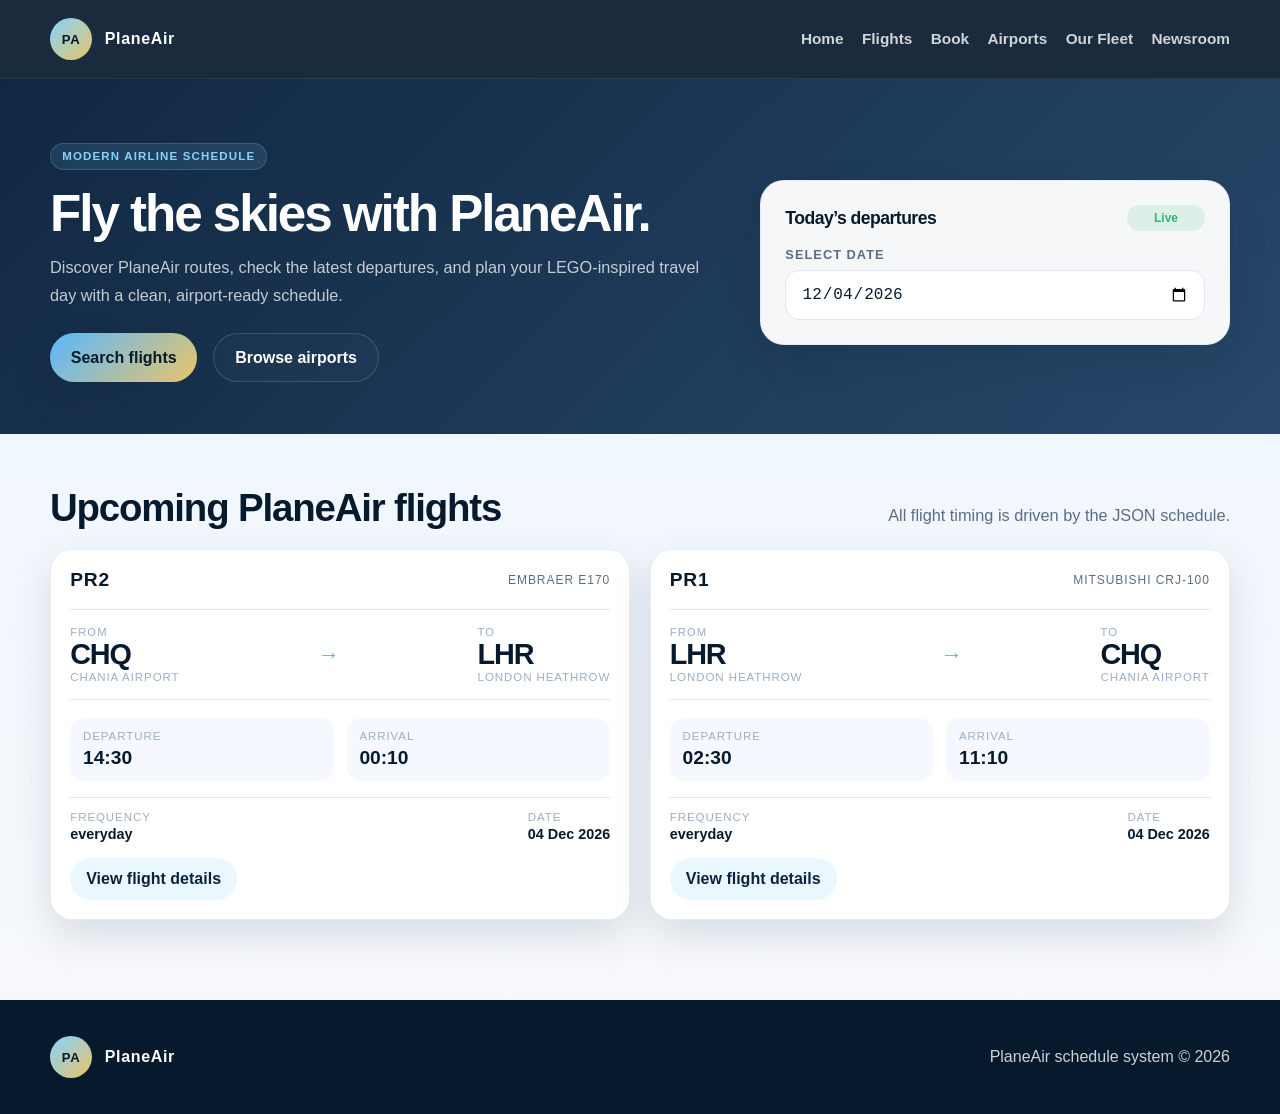
<file: index.html>
<!DOCTYPE html>
<html lang="en">
  <head>
    <meta charset="UTF-8" />
    <meta name="viewport" content="width=device-width, initial-scale=1.0" />
    <title>PlaneAir | Flight Schedule</title>
    <meta
      name="description"
      content="PlaneAir offers a LEGO-inspired airline schedule for travellers planning flights between CHQ and KAP."
    />
    <link rel="stylesheet" href="styles.css" />
    <script defer src="script.js"></script>
  </head>
  <body data-page="home">
    <header class="site-header">
      <div class="header-inner">
        <a href="index.html" class="brand" aria-label="PlaneAir home">
          <span class="brand-mark">PA</span>
          <span>PlaneAir</span>
        </a>
        <nav class="nav" aria-label="Main navigation">
          <a href="index.html">Home</a>
          <a href="flights.html">Flights</a>
          <a href="booking.html">Book</a>
          <a href="airports.html">Airports</a>
          <a href="fleet.html">Our Fleet</a>
          <a href="newsroom.html">Newsroom</a>
        </nav>
      </div>
    </header>

    <main>
      <section class="page-hero">
        <div class="container page-hero-inner">
          <div class="hero-copy">
            <span class="eyebrow">Modern airline schedule</span>
            <h1>Fly the skies with PlaneAir.</h1>
            <p>
              Discover PlaneAir routes, check the latest departures, and plan your LEGO-inspired travel day with a clean,
              airport-ready schedule.
            </p>
            <div class="hero-actions">
              <a href="flights.html" class="primary-btn">Search flights</a>
              <a href="airports.html" class="secondary-btn">Browse airports</a>
            </div>
          </div>

          <div class="hero-panel" aria-label="Quick flight lookup">
            <div class="panel-heading">
              <h2>Today’s departures</h2>
              <span class="badge">Live</span>
            </div>

            <div class="search-grid">
              <div class="form-field">
                <label for="home-date">Select date</label>
                <input id="home-date" data-home-date type="date" />
              </div>
            </div>
            <div class="status-banner" data-status-banner aria-live="polite"></div>
          </div>
        </div>
      </section>

      <div class="container main-content">
        <section class="section">
          <div class="section-header">
            <h2>Upcoming PlaneAir flights</h2>
            <p class="section-copy">All flight timing is driven by the JSON schedule.</p>
          </div>
          <div class="results-grid" data-home-summary></div>
        </section>
      </div>
    </main>

    <footer class="site-footer">
      <div class="footer-inner">
        <div class="brand" aria-label="PlaneAir footer brand">
          <span class="brand-mark">PA</span>
          <span>PlaneAir</span>
        </div>
        <p>PlaneAir schedule system © 2026</p>
      </div>
    </footer>
  </body>
</html>
</file>
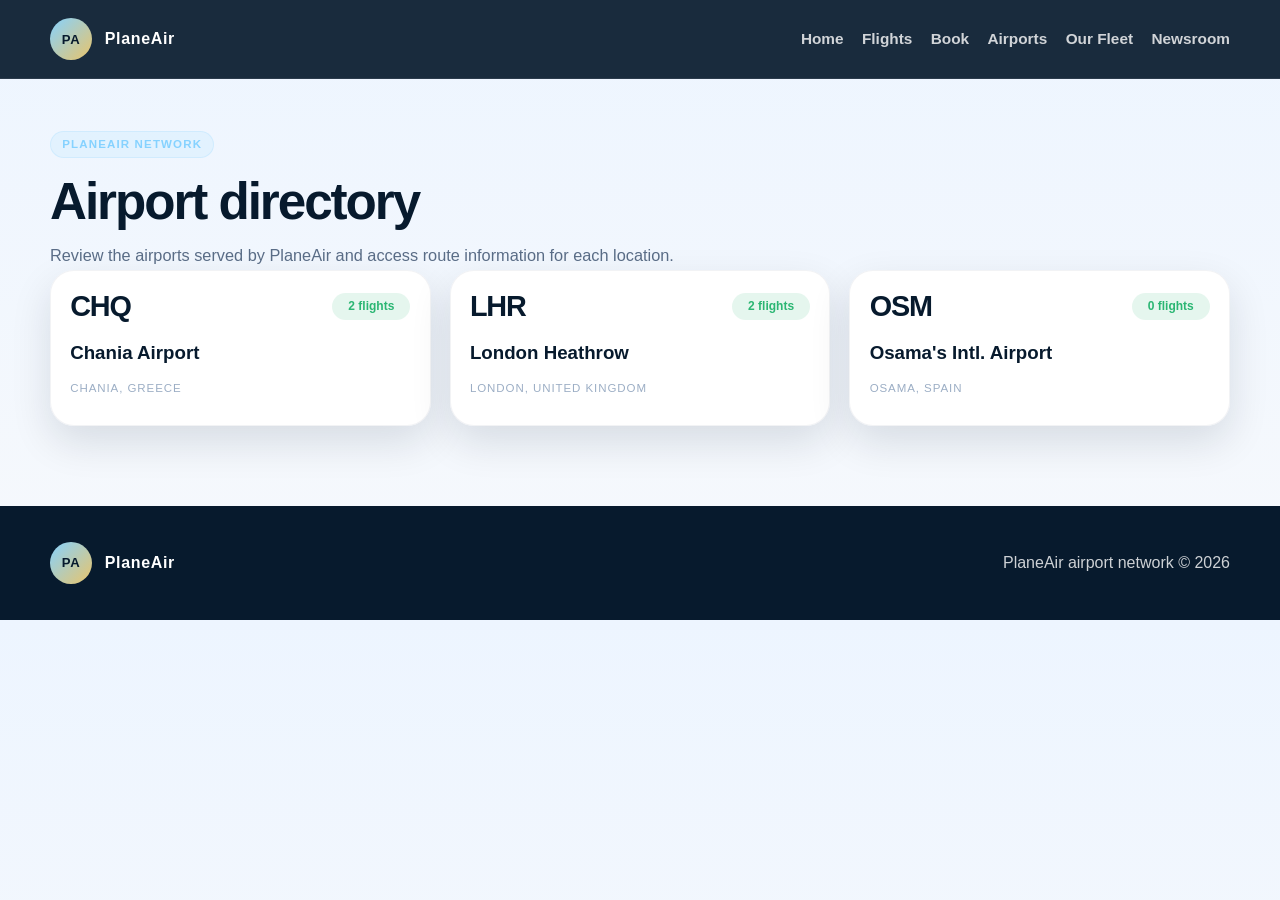
<file: airports.html>
<!DOCTYPE html>
<html lang="en">
  <head>
    <meta charset="UTF-8" />
    <meta name="viewport" content="width=device-width, initial-scale=1.0" />
    <title>PlaneAir | Airports</title>
    <meta name="description" content="Browse the PlaneAir airport directory and route availability." />
    <link rel="stylesheet" href="styles.css" />
    <script defer src="script.js"></script>
  </head>
  <body data-page="airports">
    <header class="site-header">
      <div class="header-inner">
        <a href="index.html" class="brand" aria-label="PlaneAir home">
          <span class="brand-mark">PA</span>
          <span>PlaneAir</span>
        </a>
        <nav class="nav" aria-label="Main navigation">
          <a href="index.html">Home</a>
          <a href="flights.html">Flights</a>
          <a href="booking.html">Book</a>
          <a href="airports.html">Airports</a>
          <a href="fleet.html">Our Fleet</a>
          <a href="newsroom.html">Newsroom</a>
        </nav>
      </div>
    </header>

    <main class="container main-content">
      <section class="section">
        <div class="page-header airports-header">
          <span class="eyebrow">PlaneAir network</span>
          <h1>Airport directory</h1>
          <p>Review the airports served by PlaneAir and access route information for each location.</p>
        </div>

        <div class="airport-grid" data-airport-list aria-live="polite"></div>
      </section>
    </main>

    <footer class="site-footer">
      <div class="footer-inner">
        <div class="brand" aria-label="PlaneAir footer brand">
          <span class="brand-mark">PA</span>
          <span>PlaneAir</span>
        </div>
        <p>PlaneAir airport network © 2026</p>
      </div>
    </footer>
  </body>
</html>
</file>
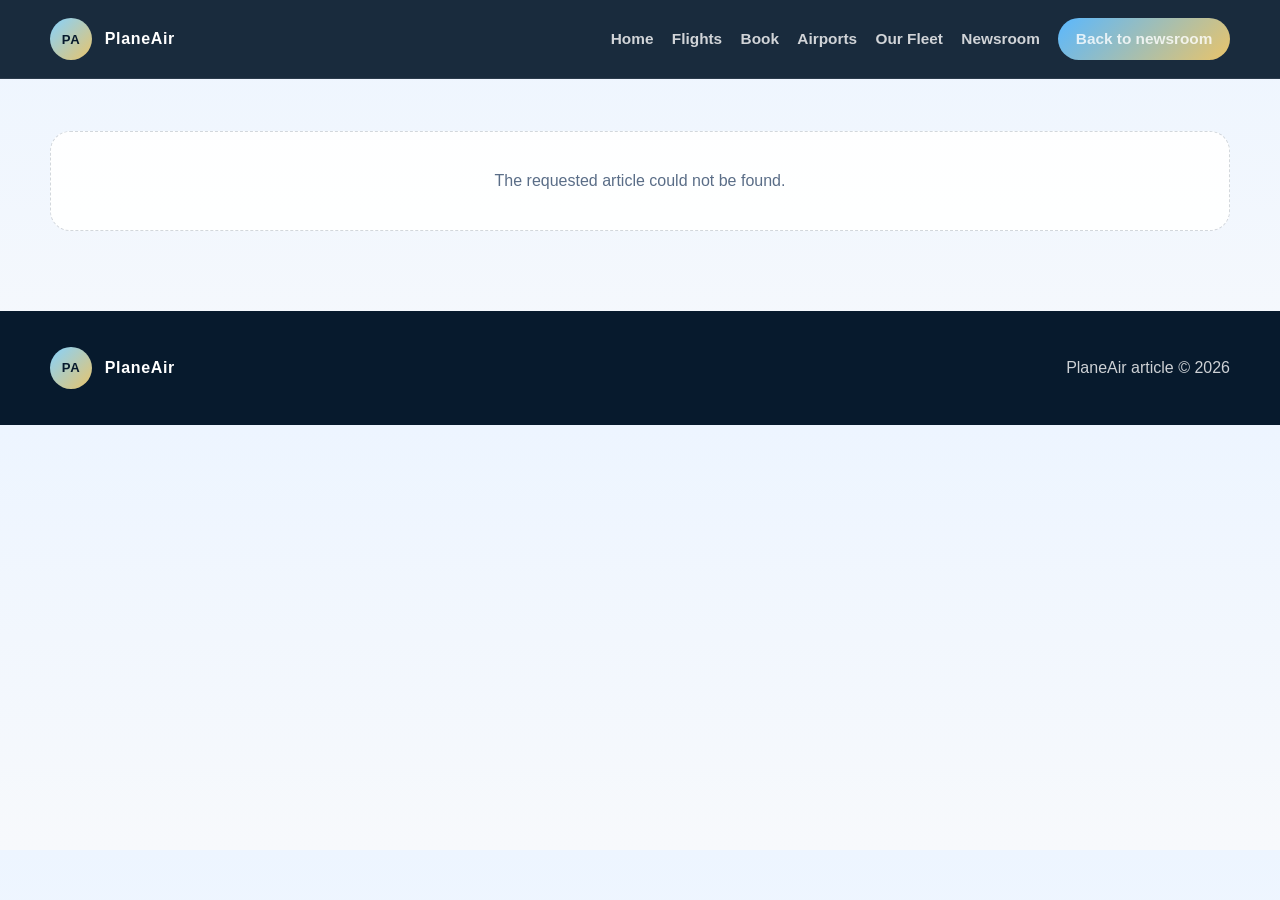
<file: article.html>
<!DOCTYPE html>
<html lang="en">
  <head>
    <meta charset="UTF-8" />
    <meta name="viewport" content="width=device-width, initial-scale=1.0" />
    <title>PlaneAir | Article</title>
    <meta name="description" content="Read a PlaneAir article in full." />
    <link rel="stylesheet" href="styles.css" />
    <script defer src="newsroom.js"></script>
  </head>
  <body data-page="article">
    <header class="site-header">
      <div class="header-inner">
        <a href="index.html" class="brand" aria-label="PlaneAir home">
          <span class="brand-mark">PA</span>
          <span>PlaneAir</span>
        </a>
        <nav class="nav" aria-label="Main navigation">
          <a href="index.html">Home</a>
          <a href="flights.html">Flights</a>
          <a href="booking.html">Book</a>
          <a href="airports.html">Airports</a>
          <a href="fleet.html">Our Fleet</a>
          <a href="newsroom.html">Newsroom</a>
          <a href="newsroom.html" class="nav-cta">Back to newsroom</a>
        </nav>
      </div>
    </header>

    <main class="container main-content">
      <section class="section">
        <div class="article-view" data-article-view aria-live="polite"></div>
      </section>
    </main>

    <footer class="site-footer">
      <div class="footer-inner">
        <div class="brand" aria-label="PlaneAir footer brand">
          <span class="brand-mark">PA</span>
          <span>PlaneAir</span>
        </div>
        <p>PlaneAir article © 2026</p>
      </div>
    </footer>
  </body>
</html>
</file>
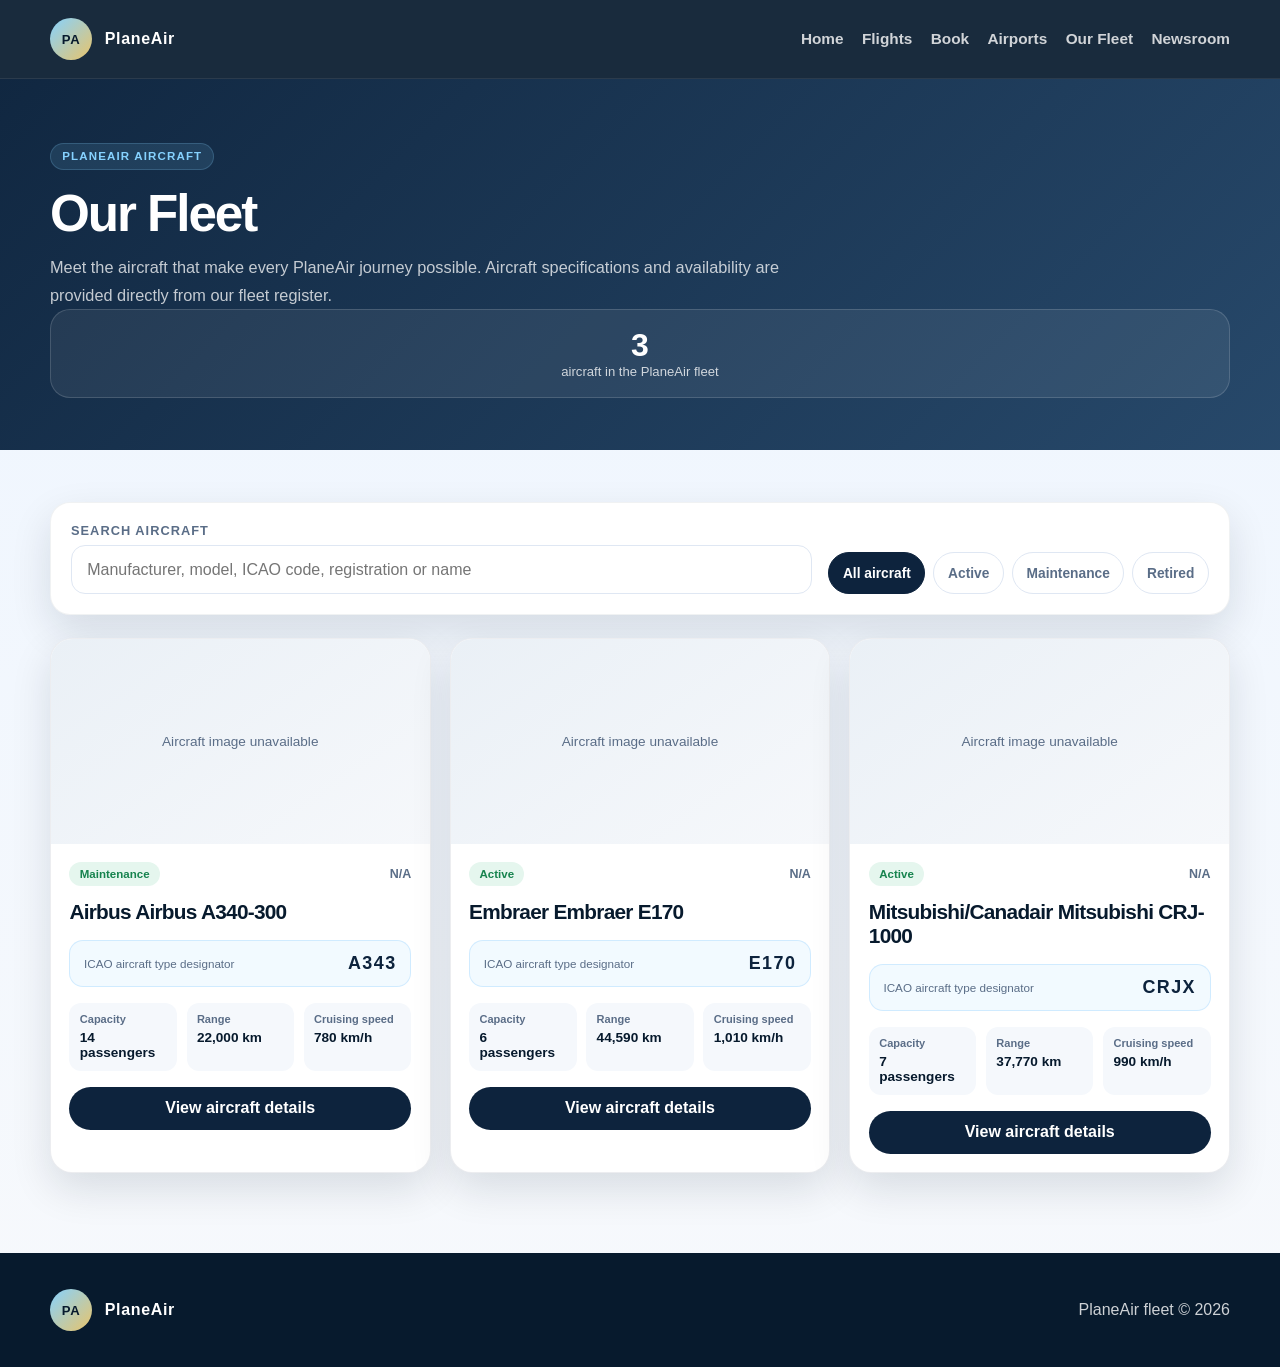
<file: fleet.html>
<!DOCTYPE html>
<html lang="en">
  <head>
    <meta charset="UTF-8" />
    <meta name="viewport" content="width=device-width, initial-scale=1.0" />
    <title>PlaneAir | Our Fleet</title>
    <meta name="description" content="Explore the aircraft in the PlaneAir fleet." />
    <link rel="stylesheet" href="styles.css" />
    <script defer src="fleet.js"></script>
  </head>
  <body data-page="fleet">
    <header class="site-header">
      <div class="header-inner">
        <a href="index.html" class="brand" aria-label="PlaneAir home">
          <span class="brand-mark">PA</span>
          <span>PlaneAir</span>
        </a>
        <nav class="nav" aria-label="Main navigation">
          <a href="index.html">Home</a>
          <a href="flights.html">Flights</a>
          <a href="booking.html">Book</a>
          <a href="airports.html">Airports</a>
          <a href="fleet.html" aria-current="page">Our Fleet</a>
          <a href="newsroom.html">Newsroom</a>
        </nav>
      </div>
    </header>

    <main>
      <section class="page-hero fleet-hero">
        <div class="container fleet-hero-inner">
          <div class="hero-copy">
            <span class="eyebrow">PlaneAir aircraft</span>
            <h1>Our Fleet</h1>
            <p>Meet the aircraft that make every PlaneAir journey possible. Aircraft specifications and availability are provided directly from our fleet register.</p>
          </div>
          <div class="fleet-count" data-fleet-count hidden aria-live="polite"></div>
        </div>
      </section>

      <div class="container main-content">
        <section class="section" aria-labelledby="fleet-section-title">
          <h2 class="visible-hidden" id="fleet-section-title">PlaneAir aircraft</h2>
          <div class="fleet-message" data-fleet-message role="status" aria-live="polite"></div>
          <div class="fleet-controls" data-fleet-controls hidden>
            <div class="form-field fleet-search-field">
              <label for="fleet-search">Search aircraft</label>
              <input id="fleet-search" data-fleet-search type="search" placeholder="Manufacturer, model, ICAO code, registration or name" autocomplete="off" />
            </div>
            <div class="fleet-filters" role="group" aria-label="Filter aircraft by status">
              <button type="button" class="fleet-filter is-selected" data-fleet-filter="all" aria-pressed="true">All aircraft</button>
              <button type="button" class="fleet-filter" data-fleet-filter="Active" aria-pressed="false">Active</button>
              <button type="button" class="fleet-filter" data-fleet-filter="Maintenance" aria-pressed="false">Maintenance</button>
              <button type="button" class="fleet-filter" data-fleet-filter="Retired" aria-pressed="false">Retired</button>
            </div>
          </div>
          <div class="fleet-grid" data-fleet-list aria-live="polite"></div>
        </section>
      </div>
    </main>

    <dialog class="fleet-dialog" data-aircraft-dialog aria-labelledby="aircraft-dialog-title">
      <div class="fleet-dialog-inner">
        <button type="button" class="fleet-dialog-close" data-dialog-close aria-label="Close aircraft details">×</button>
        <div data-aircraft-details></div>
      </div>
    </dialog>

    <footer class="site-footer">
      <div class="footer-inner">
        <div class="brand" aria-label="PlaneAir footer brand">
          <span class="brand-mark">PA</span>
          <span>PlaneAir</span>
        </div>
        <p>PlaneAir fleet © 2026</p>
      </div>
    </footer>
  </body>
</html>
</file>
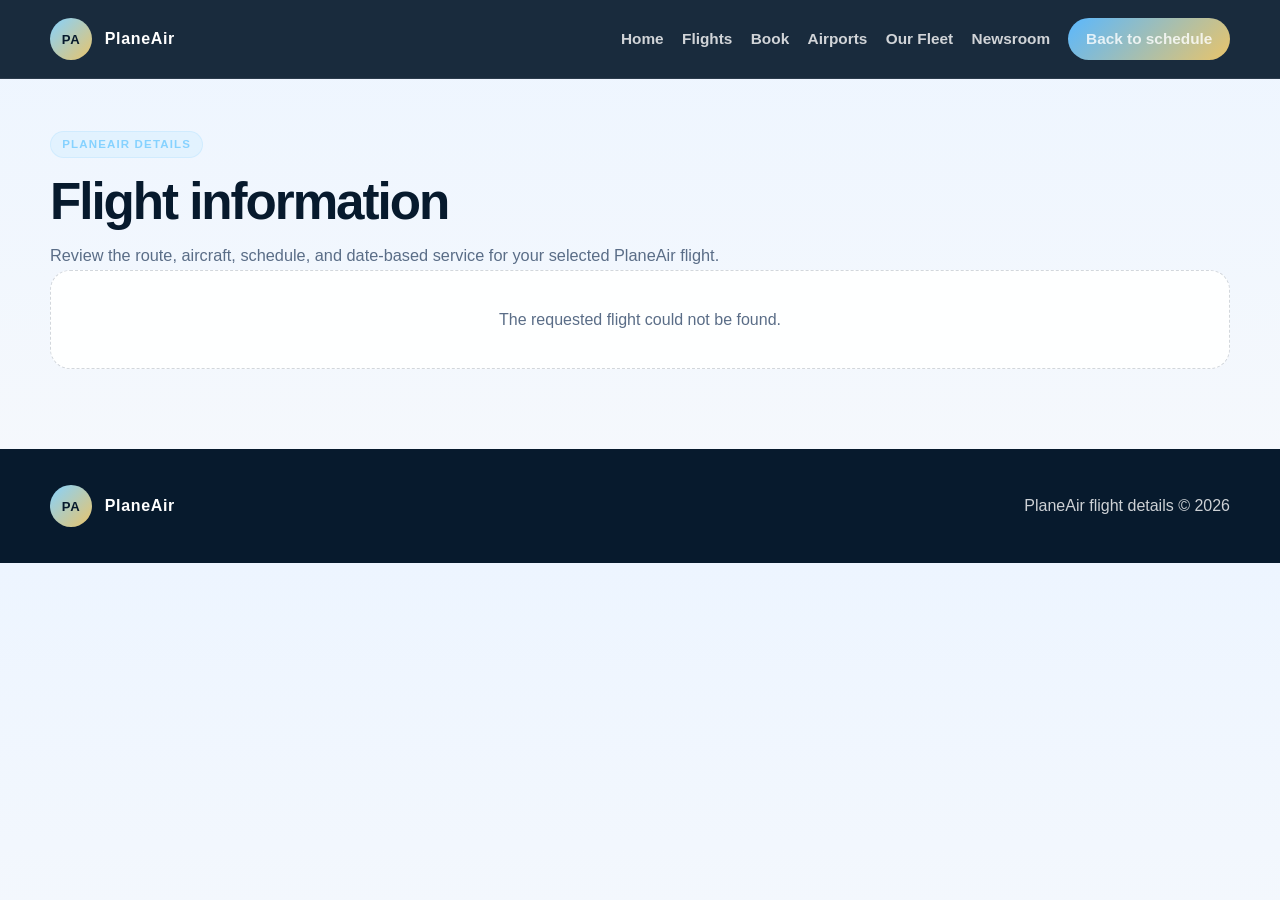
<file: flight-details.html>
<!DOCTYPE html>
<html lang="en">
  <head>
    <meta charset="UTF-8" />
    <meta name="viewport" content="width=device-width, initial-scale=1.0" />
    <title>PlaneAir | Flight Details</title>
    <meta name="description" content="Detailed PlaneAir flight information and operating schedule." />
    <link rel="stylesheet" href="styles.css" />
    <script defer src="script.js"></script>
  </head>
  <body data-page="detail">
    <header class="site-header">
      <div class="header-inner">
        <a href="index.html" class="brand" aria-label="PlaneAir home">
          <span class="brand-mark">PA</span>
          <span>PlaneAir</span>
        </a>
        <nav class="nav" aria-label="Main navigation">
          <a href="index.html">Home</a>
          <a href="flights.html">Flights</a>
          <a href="booking.html">Book</a>
          <a href="airports.html">Airports</a>
          <a href="fleet.html">Our Fleet</a>
          <a href="newsroom.html">Newsroom</a>
          <a href="flights.html" class="nav-cta">Back to schedule</a>
        </nav>
      </div>
    </header>

    <main class="container main-content">
      <section class="section">
        <div class="page-header">
          <span class="eyebrow">PlaneAir details</span>
          <h1>Flight information</h1>
          <p>Review the route, aircraft, schedule, and date-based service for your selected PlaneAir flight.</p>
        </div>

        <div data-flight-detail aria-live="polite"></div>
      </section>
    </main>

    <footer class="site-footer">
      <div class="footer-inner">
        <div class="brand" aria-label="PlaneAir footer brand">
          <span class="brand-mark">PA</span>
          <span>PlaneAir</span>
        </div>
        <p>PlaneAir flight details © 2026</p>
      </div>
    </footer>
  </body>
</html>
</file>
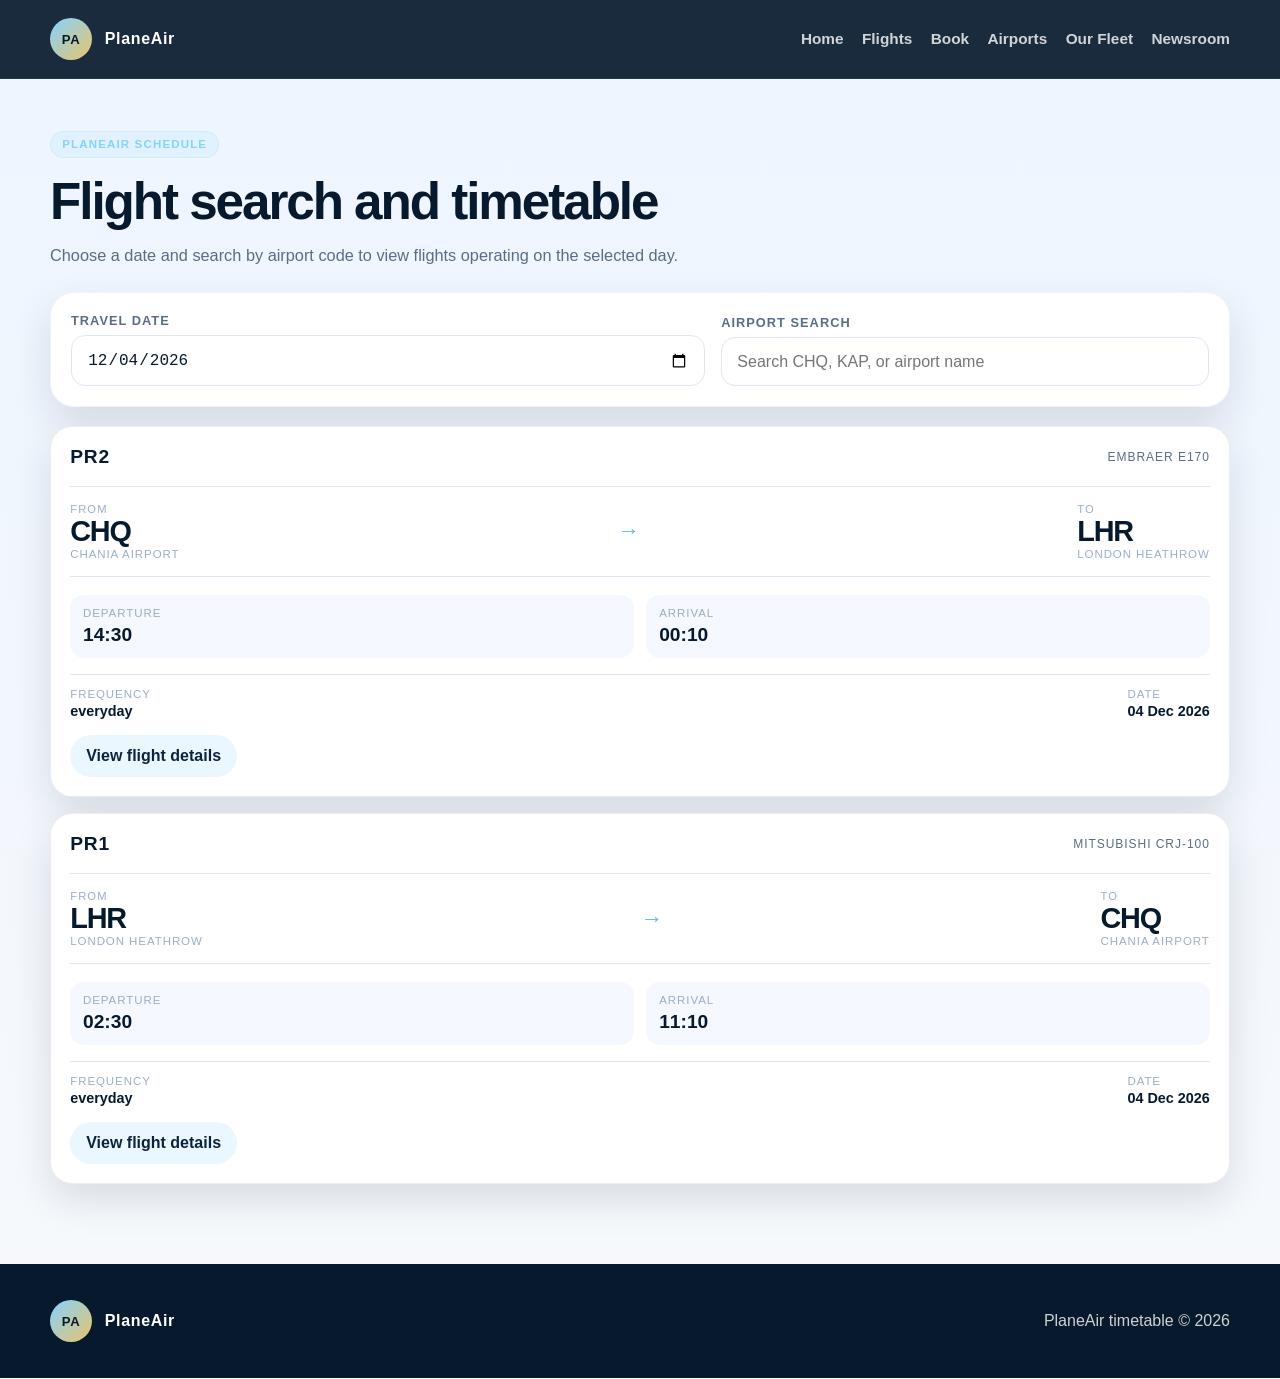
<file: flights.html>
<!DOCTYPE html>
<html lang="en">
  <head>
    <meta charset="UTF-8" />
    <meta name="viewport" content="width=device-width, initial-scale=1.0" />
    <title>PlaneAir | Flight Search</title>
    <meta name="description" content="Search the PlaneAir flight schedule by date, airport, and route." />
    <link rel="stylesheet" href="styles.css" />
    <script defer src="script.js"></script>
  </head>
  <body data-page="flights">
    <header class="site-header">
      <div class="header-inner">
        <a href="index.html" class="brand" aria-label="PlaneAir home">
          <span class="brand-mark">PA</span>
          <span>PlaneAir</span>
        </a>
        <nav class="nav" aria-label="Main navigation">
          <a href="index.html">Home</a>
          <a href="flights.html">Flights</a>
          <a href="booking.html">Book</a>
          <a href="airports.html">Airports</a>
          <a href="fleet.html">Our Fleet</a>
          <a href="newsroom.html">Newsroom</a>
        </nav>
      </div>
    </header>

    <main class="container main-content">
      <section class="section">
        <div class="page-header">
          <span class="eyebrow">PlaneAir schedule</span>
          <h1>Flight search and timetable</h1>
          <p>Choose a date and search by airport code to view flights operating on the selected day.</p>
        </div>

        <div class="search-panel">
          <div class="filters">
            <div class="form-field">
              <label for="schedule-date">Travel date</label>
              <input id="schedule-date" data-flight-date type="date" />
            </div>
            <div class="form-field">
              <label for="airport-search">Airport search</label>
              <input id="airport-search" data-flight-search type="text" placeholder="Search CHQ, KAP, or airport name" />
            </div>
          </div>
          <div class="status-banner" data-status-banner aria-live="polite"></div>
        </div>

        <div class="flight-list" data-flight-board aria-live="polite"></div>
      </section>
    </main>

    <footer class="site-footer">
      <div class="footer-inner">
        <div class="brand" aria-label="PlaneAir footer brand">
          <span class="brand-mark">PA</span>
          <span>PlaneAir</span>
        </div>
        <p>PlaneAir timetable © 2026</p>
      </div>
    </footer>
  </body>
</html>
</file>
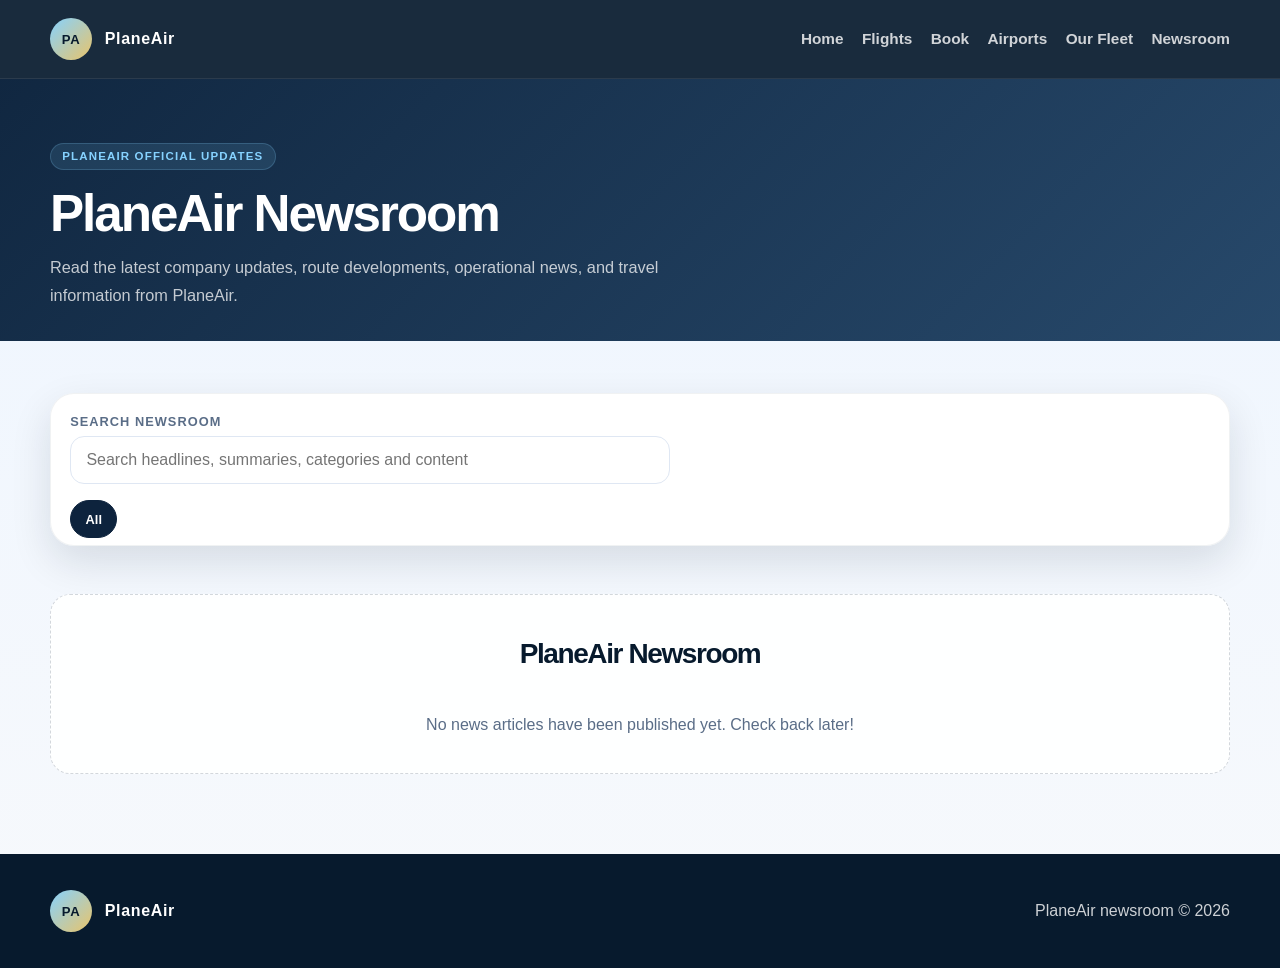
<file: newsroom.html>
<!DOCTYPE html>
<html lang="en">
  <head>
    <meta charset="UTF-8" />
    <meta name="viewport" content="width=device-width, initial-scale=1.0" />
    <title>PlaneAir | Newsroom</title>
    <meta name="description" content="Read the latest PlaneAir newsroom updates and company stories." />
    <link rel="stylesheet" href="styles.css" />
    <script defer src="newsroom.js"></script>
  </head>
  <body data-page="newsroom">
    <header class="site-header">
      <div class="header-inner">
        <a href="index.html" class="brand" aria-label="PlaneAir home">
          <span class="brand-mark">PA</span>
          <span>PlaneAir</span>
        </a>
        <nav class="nav" aria-label="Main navigation">
          <a href="index.html">Home</a>
          <a href="flights.html">Flights</a>
          <a href="booking.html">Book</a>
          <a href="airports.html">Airports</a>
          <a href="fleet.html">Our Fleet</a>
          <a href="newsroom.html" aria-current="page">Newsroom</a>
        </nav>
      </div>
    </header>

    <main>
      <section class="page-hero newsroom-hero">
        <div class="container page-hero-inner">
          <div class="hero-copy">
            <span class="eyebrow">PlaneAir official updates</span>
            <h1>PlaneAir Newsroom</h1>
            <p>Read the latest company updates, route developments, operational news, and travel information from PlaneAir.</p>
          </div>
        </div>
      </section>

      <div class="container main-content">
        <section class="section">
          <div class="newsroom-panel">
            <div class="newsroom-tools">
              <div class="form-field newsroom-search-field">
                <label for="newsroom-search">Search newsroom</label>
                <input id="newsroom-search" data-newsroom-search type="search" placeholder="Search headlines, summaries, categories and content" autocomplete="off" />
              </div>
              <div class="newsroom-categories" data-newsroom-categories></div>
            </div>
            <div class="status-banner" data-status-banner aria-live="polite"></div>
          </div>

          <div class="featured-list" data-newsroom-featured></div>
          <div class="newsroom-grid" data-newsroom-list aria-live="polite"></div>
        </section>
      </div>
    </main>

    <footer class="site-footer">
      <div class="footer-inner">
        <div class="brand" aria-label="PlaneAir footer brand">
          <span class="brand-mark">PA</span>
          <span>PlaneAir</span>
        </div>
        <p>PlaneAir newsroom © 2026</p>
      </div>
    </footer>
  </body>
</html>
</file>
<file: styles.css>
:root {
  --navy-900: #071a2d;
  --navy-800: #0d233d;
  --navy-700: #17395c;
  --sky-500: #5ab8ff;
  --sky-400: #86d2ff;
  --gold-500: #e9c46a;
  --slate-100: #edf2f9;
  --slate-200: #dfe7f3;
  --slate-400: #9caec5;
  --slate-500: #5a6d87;
  --green-500: #2bb673;
  --danger-500: #d95b61;
  --shadow-soft: 0 16px 40px rgba(7, 26, 45, 0.12);
}

* {
  box-sizing: border-box;
}

html {
  scroll-behavior: smooth;
}

body {
  margin: 0;
  font-family: "Segoe UI", Tahoma, Geneva, Verdana, sans-serif;
  background: linear-gradient(180deg, #edf5ff 0%, #f7f9fc 100%);
  color: var(--navy-900);
}

a {
  color: inherit;
  text-decoration: none;
}

img {
  max-width: 100%;
  display: block;
}

.site-header {
  position: sticky;
  top: 0;
  z-index: 40;
  background: rgba(7, 26, 45, 0.92);
  backdrop-filter: blur(12px);
  border-bottom: 1px solid rgba(255, 255, 255, 0.08);
}

.header-inner,
.container,
.footer-inner {
  width: min(1180px, calc(100% - 2rem));
  margin: 0 auto;
}

.header-inner {
  display: flex;
  align-items: center;
  justify-content: space-between;
  min-height: 78px;
  gap: 1rem;
}

.brand {
  display: inline-flex;
  align-items: center;
  gap: 0.8rem;
  font-weight: 800;
  letter-spacing: 0.04em;
  color: white;
}

.brand-mark {
  width: 42px;
  height: 42px;
  display: grid;
  place-items: center;
  border-radius: 50%;
  background: linear-gradient(135deg, var(--sky-400), var(--gold-500));
  color: var(--navy-900);
  font-size: 0.82rem;
}

.nav {
  display: flex;
  align-items: center;
  gap: 1.15rem;
  flex-wrap: wrap;
}

.nav a {
  color: rgba(255, 255, 255, 0.8);
  font-weight: 600;
  font-size: 0.96rem;
  transition: color 0.2s ease;
}

.nav a:hover,
.nav a:focus-visible {
  color: white;
}

.nav-cta {
  display: inline-flex;
  align-items: center;
  justify-content: center;
  padding: 0.75rem 1.1rem;
  border-radius: 999px;
  background: linear-gradient(135deg, var(--sky-500), var(--gold-500));
  color: var(--navy-900);
  font-weight: 700;
}

.page-hero {
  background: linear-gradient(135deg, rgba(12, 35, 61, 0.98), rgba(22, 58, 94, 0.92));
  color: white;
  padding: 4rem 0 3.25rem;
}

.page-hero-inner {
  display: grid;
  grid-template-columns: 1.3fr 0.9fr;
  align-items: center;
  gap: 2rem;
}

.eyebrow {
  display: inline-block;
  padding: 0.4rem 0.7rem;
  border-radius: 999px;
  background: rgba(134, 210, 255, 0.12);
  border: 1px solid rgba(134, 210, 255, 0.2);
  color: var(--sky-400);
  text-transform: uppercase;
  letter-spacing: 0.1em;
  font-size: 0.72rem;
  font-weight: 700;
}

.hero-copy h1,
.page-header h1 {
  margin: 1rem 0 0.8rem;
  font-size: clamp(2.2rem, 4vw, 4rem);
  line-height: 1.08;
  letter-spacing: -0.04em;
}

.hero-copy p,
.page-header p,
.section-copy {
  margin: 0;
  color: rgba(255, 255, 255, 0.75);
  line-height: 1.7;
  font-size: 1.02rem;
}

.hero-actions {
  display: flex;
  flex-wrap: wrap;
  gap: 1rem;
  margin-top: 1.5rem;
}

.primary-btn,
.secondary-btn,
.small-btn {
  display: inline-flex;
  align-items: center;
  justify-content: center;
  border-radius: 999px;
  border: none;
  font-weight: 700;
  cursor: pointer;
  transition: transform 0.2s ease, box-shadow 0.2s ease;
}

.primary-btn:hover,
.secondary-btn:hover,
.small-btn:hover {
  transform: translateY(-1px);
}

.primary-btn {
  background: linear-gradient(135deg, var(--sky-500), var(--gold-500));
  color: var(--navy-900);
  padding: 0.9rem 1.3rem;
  box-shadow: var(--shadow-soft);
}

.secondary-btn {
  padding: 0.9rem 1.3rem;
  border: 1px solid rgba(255, 255, 255, 0.15);
  color: white;
  background: rgba(255, 255, 255, 0.02);
}

.hero-panel,
.search-panel,
.section-card,
.airport-card,
.detail-panel,
.summary-card {
  background: rgba(255, 255, 255, 0.96);
  border-radius: 24px;
  box-shadow: var(--shadow-soft);
  border: 1px solid rgba(13, 35, 61, 0.05);
}

.hero-panel {
  padding: 1.5rem;
  color: var(--navy-900);
}

.panel-heading {
  display: flex;
  align-items: center;
  justify-content: space-between;
  margin-bottom: 1rem;
}

.panel-heading h2,
.section-header h2,
.airports-header h2,
.detail-header h2 {
  margin: 0;
  font-size: 1.1rem;
  letter-spacing: -0.03em;
}

.badge {
  display: inline-flex;
  align-items: center;
  justify-content: center;
  min-width: 78px;
  padding: 0.4rem 0.7rem;
  border-radius: 999px;
  background: rgba(43, 182, 115, 0.12);
  color: var(--green-500);
  font-size: 0.75rem;
  font-weight: 700;
}

.search-grid {
  display: grid;
  gap: 1rem;
  margin-top: 1rem;
}

.form-field {
  display: flex;
  flex-direction: column;
  gap: 0.45rem;
}

.form-field label {
  font-size: 0.8rem;
  color: var(--slate-500);
  text-transform: uppercase;
  letter-spacing: 0.08em;
  font-weight: 700;
}

.form-field input,
.form-field select {
  appearance: none;
  border: 1px solid var(--slate-200);
  border-radius: 14px;
  padding: 0.9rem 0.95rem;
  background: white;
  color: var(--navy-900);
  font-size: 1rem;
}

.form-field input:focus,
.form-field select:focus {
  outline: 3px solid rgba(90, 184, 255, 0.2);
  border-color: var(--sky-500);
}

.main-content {
  padding: 2.5rem 0 4rem;
}

.section {
  padding: 0.75rem 0 1rem;
}

.section-header {
  display: flex;
  align-items: end;
  justify-content: space-between;
  gap: 1rem;
  margin-bottom: 1.2rem;
}

.section-header h2 {
  font-size: clamp(1.8rem, 3vw, 2.5rem);
}

.section-copy {
  color: var(--slate-500);
}

.results-grid,
.airport-grid,
.info-grid {
  display: grid;
  gap: 1.2rem;
}

.results-grid {
  grid-template-columns: repeat(auto-fit, minmax(250px, 1fr));
}

.airport-grid {
  grid-template-columns: repeat(auto-fit, minmax(220px, 1fr));
}

.flight-card,
.airport-card,
.detail-panel,
.summary-card {
  padding: 1.2rem;
}

.flight-card {
  background: white;
  border: 1px solid rgba(13, 35, 61, 0.08);
  border-radius: 22px;
  box-shadow: var(--shadow-soft);
}

.flight-header,
.route-block,
.meta-row,
.detail-row,
.airport-header,
.summary-top {
  display: flex;
  justify-content: space-between;
  align-items: center;
  gap: 0.8rem;
}

.flight-number {
  font-size: 1.2rem;
  font-weight: 800;
  letter-spacing: 0.04em;
}

.flight-aircraft {
  font-size: 0.75rem;
  color: var(--slate-500);
  text-transform: uppercase;
  letter-spacing: 0.08em;
}

.route-block {
  margin: 1.1rem 0;
  padding: 1rem 0;
  border-top: 1px solid var(--slate-200);
  border-bottom: 1px solid var(--slate-200);
}

.airport-code {
  display: block;
  font-size: 1.8rem;
  font-weight: 800;
  letter-spacing: -0.04em;
}

.route-label {
  display: block;
  font-size: 0.7rem;
  letter-spacing: 0.1em;
  text-transform: uppercase;
  color: var(--slate-400);
}

.route-arrow {
  color: var(--sky-500);
  font-weight: 800;
  font-size: 1.4rem;
}

.time-list {
  display: grid;
  grid-template-columns: repeat(2, minmax(0, 1fr));
  gap: 0.8rem;
  margin-bottom: 1rem;
}

.time-box {
  background: #f5f8ff;
  border-radius: 14px;
  padding: 0.75rem 0.8rem;
}

.time-box span,
.meta-text,
.detail-label,
.airport-country {
  display: block;
  font-size: 0.72rem;
  letter-spacing: 0.08em;
  text-transform: uppercase;
  color: var(--slate-400);
}

.time-box strong,
.meta-value,
.detail-value {
  display: block;
  margin-top: 0.35rem;
  font-size: 1.2rem;
  font-weight: 800;
  color: var(--navy-900);
}

.meta-row {
  margin-top: 1rem;
  padding-top: 0.8rem;
  border-top: 1px solid var(--slate-200);
  color: var(--slate-500);
  font-size: 0.84rem;
}

.meta-value {
  font-size: 0.9rem;
  margin-top: 0.2rem;
}

.card-link {
  display: inline-flex;
  margin-top: 1rem;
  padding: 0.75rem 1rem;
  border-radius: 999px;
  background: rgba(90, 184, 255, 0.12);
  color: var(--navy-800);
  font-weight: 700;
}

.search-panel {
  padding: 1.25rem;
  margin-top: 1.4rem;
}

.filters {
  display: grid;
  grid-template-columns: 1.3fr 1fr;
  gap: 1rem;
  align-items: end;
}

.flight-list {
  margin-top: 1.2rem;
  display: grid;
  gap: 1rem;
}

.empty-state {
  text-align: center;
  padding: 2rem 1rem;
  color: var(--slate-500);
  border: 1px dashed rgba(13, 35, 61, 0.16);
  border-radius: 18px;
  background: rgba(255, 255, 255, 0.9);
}

.visible-hidden {
  position: absolute;
  width: 1px;
  height: 1px;
  padding: 0;
  margin: -1px;
  overflow: hidden;
  clip: rect(0, 0, 0, 0);
  white-space: nowrap;
  border: 0;
}

.detail-layout {
  display: grid;
  grid-template-columns: 1.3fr 0.7fr;
  gap: 1.2rem;
  margin-top: 1.3rem;
}

.detail-panel {
  background: white;
}

.detail-row {
  padding: 0.8rem 0;
  border-bottom: 1px solid var(--slate-200);
}

.summary-card {
  background: linear-gradient(180deg, rgba(13, 35, 61, 0.97), rgba(23, 57, 92, 0.92));
  color: white;
}

.summary-card .meta-text,
.summary-card .detail-label,
.summary-card .airport-country {
  color: rgba(255,255,255,0.7);
}

.summary-card .detail-value,
.summary-card .meta-value,
.summary-card .flight-number,
.summary-card .airport-code {
  color: white;
}

.site-footer {
  background: var(--navy-900);
  color: rgba(255,255,255,0.8);
  padding: 2rem 0;
}

.footer-inner {
  display: flex;
  justify-content: space-between;
  align-items: center;
  gap: 1rem;
  flex-wrap: wrap;
}

.status-banner {
  margin-top: 0.8rem;
  padding: 0.8rem 1rem;
  border-radius: 12px;
  background: rgba(217, 91, 97, 0.08);
  color: var(--danger-500);
  border: 1px solid rgba(217, 91, 97, 0.15);
  display: none;
}

.status-banner.visible {
  display: block;
}

.main-content .page-header p {
  color: var(--slate-500);
}

.booking-layout {
  display: grid;
  grid-template-columns: minmax(0, 1.45fr) minmax(270px, 0.75fr);
  align-items: start;
  gap: 1.25rem;
  margin-top: 1.5rem;
}

.booking-form,
.booking-aside {
  padding: clamp(1.2rem, 3vw, 2rem);
  border: 1px solid rgba(13, 35, 61, 0.06);
  border-radius: 24px;
  background: white;
  box-shadow: var(--shadow-soft);
}

.booking-section-heading {
  display: flex;
  align-items: flex-start;
  gap: 0.9rem;
}

.booking-step {
  display: grid;
  place-items: center;
  flex: 0 0 38px;
  width: 38px;
  height: 38px;
  border-radius: 50%;
  background: rgba(90, 184, 255, 0.15);
  color: var(--navy-800);
  font-size: 0.78rem;
  font-weight: 800;
}

.booking-section-heading h2,
.booking-aside h2 {
  margin: 0;
  color: var(--navy-900);
  font-size: 1.25rem;
}

.booking-section-heading p,
.booking-summary > p {
  margin: 0.35rem 0 0;
  color: var(--slate-500);
  font-size: 0.9rem;
  line-height: 1.5;
}

.booking-fields {
  display: grid;
  grid-template-columns: repeat(2, minmax(0, 1fr));
  gap: 1rem;
  margin: 1.25rem 0;
}

.booking-route-fields {
  grid-template-columns: repeat(2, minmax(0, 1fr));
}

.booking-flight-field,
.booking-notes-field {
  grid-column: 1 / -1;
}

.booking-form textarea {
  width: 100%;
  resize: vertical;
  border: 1px solid var(--slate-200);
  border-radius: 14px;
  padding: 0.9rem 0.95rem;
  color: var(--navy-900);
  font: inherit;
}

.booking-form textarea:focus {
  outline: 3px solid rgba(90, 184, 255, 0.2);
  border-color: var(--sky-500);
}

.form-field label span,
.field-hint {
  color: var(--slate-500);
  font-size: 0.78rem;
  font-weight: 400;
  letter-spacing: 0;
  text-transform: none;
}

.field-hint {
  min-height: 1.2em;
}

.booking-divider {
  height: 1px;
  margin: 1.5rem 0;
  background: var(--slate-200);
}

.booking-consent {
  margin: 1rem 0;
  padding: 0.9rem 1rem;
  border-radius: 14px;
  background: #f5f8ff;
  color: var(--slate-500);
  font-size: 0.86rem;
  line-height: 1.55;
}

.booking-submit {
  min-height: 48px;
  padding: 0.9rem 1.4rem;
}

.booking-submit:disabled {
  opacity: 0.65;
  cursor: wait;
  transform: none;
}

.booking-status {
  margin-top: 1rem;
}

.booking-aside {
  position: sticky;
  top: 100px;
  background: linear-gradient(160deg, var(--navy-800), var(--navy-900));
  color: white;
}

.booking-aside .eyebrow {
  margin-bottom: 0.8rem;
}

.booking-aside h2 {
  color: white;
}

.booking-summary {
  margin-top: 1.25rem;
  padding: 1rem;
  border: 1px solid rgba(255, 255, 255, 0.12);
  border-radius: 18px;
  background: rgba(255, 255, 255, 0.06);
}

.booking-summary > p {
  color: rgba(255, 255, 255, 0.7);
}

.booking-summary-route {
  display: flex;
  align-items: center;
  justify-content: space-between;
  gap: 0.6rem;
  padding-bottom: 1rem;
  border-bottom: 1px solid rgba(255, 255, 255, 0.14);
}

.booking-summary-route > div {
  min-width: 0;
}

.booking-summary-route strong,
.booking-summary-route > div > span:last-child {
  display: block;
}

.booking-summary-route strong {
  margin: 0.25rem 0;
  font-size: 1.5rem;
}

.booking-summary-route > div > span:last-child {
  color: rgba(255, 255, 255, 0.65);
  font-size: 0.72rem;
}

.booking-summary-route .route-label {
  color: var(--sky-400);
}

.booking-summary-row,
.booking-summary-times {
  display: flex;
  justify-content: space-between;
  gap: 0.75rem;
  padding: 0.8rem 0 0;
  color: rgba(255, 255, 255, 0.68);
  font-size: 0.82rem;
}

.booking-summary-row strong,
.booking-summary-times strong {
  color: white;
  text-align: right;
}

.booking-summary-times {
  margin-top: 0.75rem;
  padding: 0.8rem;
  border-radius: 12px;
  background: rgba(255, 255, 255, 0.08);
}

.booking-summary-times span,
.booking-summary-times strong {
  display: block;
}

.booking-summary-times span {
  margin-bottom: 0.25rem;
  font-size: 0.68rem;
  letter-spacing: 0.08em;
  text-transform: uppercase;
}

.booking-aside-note {
  display: grid;
  gap: 0.4rem;
  margin-top: 1rem;
  color: rgba(255, 255, 255, 0.7);
  font-size: 0.82rem;
  line-height: 1.5;
}

.booking-aside-note strong {
  color: white;
}

@media (max-width: 820px) {
  .page-hero-inner,
  .detail-layout,
  .filters,
  .booking-layout {
    grid-template-columns: 1fr;
  }

  .booking-aside {
    position: static;
  }

  .header-inner {
    align-items: flex-start;
    flex-direction: column;
    padding: 1rem 0;
  }

  .nav {
    width: 100%;
    justify-content: flex-start;
  }

  .section-header {
    flex-direction: column;
    align-items: flex-start;
  }
}

@media (max-width: 560px) {
  .booking-fields,
  .booking-route-fields {
    grid-template-columns: 1fr;
  }

  .booking-flight-field,
  .booking-notes-field {
    grid-column: auto;
  }

  .booking-submit {
    width: 100%;
  }
}

.fleet-hero-inner {
  grid-template-columns: minmax(0, 1fr) auto;
}

.fleet-hero .hero-copy {
  max-width: 760px;
}

.fleet-count {
  display: grid;
  justify-items: center;
  gap: 0.2rem;
  min-width: 150px;
  padding: 1.15rem 1.5rem;
  border: 1px solid rgba(255, 255, 255, 0.15);
  border-radius: 20px;
  background: rgba(255, 255, 255, 0.07);
  color: rgba(255, 255, 255, 0.78);
  text-align: center;
}

.fleet-count[hidden],
.fleet-controls[hidden] {
  display: none;
}

.fleet-count strong {
  color: white;
  font-size: 2rem;
  line-height: 1;
}

.fleet-count span {
  font-size: 0.82rem;
}

.fleet-message:empty {
  display: none;
}

.fleet-message {
  display: grid;
  gap: 0.45rem;
  margin-bottom: 1rem;
}

.fleet-message-line {
  margin: 0;
  padding: 0.85rem 1rem;
  border: 1px solid transparent;
  border-radius: 12px;
  line-height: 1.5;
}

.fleet-message-line.is-error {
  color: #a63c43;
  background: rgba(217, 91, 97, 0.08);
  border-color: rgba(217, 91, 97, 0.18);
}

.fleet-message-line.is-warning {
  color: #735d1b;
  background: rgba(233, 196, 106, 0.16);
  border-color: rgba(233, 196, 106, 0.34);
}

.fleet-empty-state {
  margin: 0;
  color: var(--slate-500);
  line-height: 1.7;
}

.fleet-controls {
  display: grid;
  grid-template-columns: minmax(220px, 1fr) auto;
  align-items: end;
  gap: 1rem;
  margin: 0 0 1.4rem;
  padding: 1.25rem;
  border: 1px solid rgba(13, 35, 61, 0.06);
  border-radius: 20px;
  background: white;
  box-shadow: var(--shadow-soft);
}

.fleet-search-field {
  min-width: 0;
}

.fleet-filters {
  display: flex;
  justify-content: flex-end;
  flex-wrap: wrap;
  gap: 0.5rem;
}

.fleet-filter {
  min-height: 42px;
  padding: 0.65rem 0.85rem;
  border: 1px solid var(--slate-200);
  border-radius: 999px;
  background: white;
  color: var(--slate-500);
  font: inherit;
  font-size: 0.86rem;
  font-weight: 700;
  cursor: pointer;
  transition: background 0.2s ease, color 0.2s ease, border-color 0.2s ease;
}

.fleet-filter:hover,
.fleet-filter:focus-visible {
  border-color: var(--sky-500);
  outline: none;
}

.fleet-filter.is-selected {
  border-color: var(--navy-800);
  background: var(--navy-800);
  color: white;
}

.fleet-grid {
  display: grid;
  grid-template-columns: repeat(auto-fit, minmax(min(100%, 290px), 1fr));
  align-items: stretch;
  gap: 1.2rem;
}

.aircraft-card {
  overflow: hidden;
  border: 1px solid rgba(13, 35, 61, 0.08);
  border-radius: 22px;
  background: white;
  box-shadow: var(--shadow-soft);
}

.aircraft-image-frame,
.aircraft-detail-image-frame {
  display: grid;
  overflow: hidden;
  place-items: center;
  min-height: 205px;
  background: linear-gradient(145deg, #eaf0f6, #f6f8fb);
}

.aircraft-image,
.aircraft-detail-image {
  width: 100%;
  height: 100%;
  min-height: 205px;
  object-fit: cover;
}

.aircraft-image-placeholder {
  padding: 1rem;
  color: var(--slate-500);
  font-size: 0.85rem;
  text-align: center;
}

.aircraft-card-content {
  padding: 1.15rem;
}

.aircraft-card-top {
  display: flex;
  align-items: center;
  justify-content: space-between;
  gap: 0.6rem;
}

.aircraft-status {
  display: inline-flex;
  padding: 0.36rem 0.65rem;
  border-radius: 999px;
  background: rgba(43, 182, 115, 0.12);
  color: #16834e;
  font-size: 0.72rem;
  font-weight: 800;
}

.aircraft-registration {
  color: var(--slate-500);
  font-size: 0.78rem;
  font-weight: 700;
}

.aircraft-card-title {
  margin: 0.9rem 0 0;
  color: var(--navy-900);
  font-size: 1.3rem;
  letter-spacing: -0.035em;
}

.aircraft-name {
  margin: 0.3rem 0 0;
  color: var(--slate-500);
}

.aircraft-type-code {
  display: flex;
  align-items: center;
  justify-content: space-between;
  gap: 0.6rem;
  margin: 1rem 0;
  padding: 0.75rem 0.85rem;
  border: 1px solid rgba(90, 184, 255, 0.22);
  border-radius: 14px;
  background: rgba(90, 184, 255, 0.08);
}

.aircraft-type-code span {
  color: var(--slate-500);
  font-size: 0.73rem;
}

.aircraft-type-code strong {
  color: var(--navy-800);
  font-size: 1.12rem;
  letter-spacing: 0.08em;
}

.aircraft-card-specs {
  display: grid;
  grid-template-columns: repeat(3, minmax(0, 1fr));
  gap: 0.6rem;
  margin: 0;
}

.aircraft-card-specs div {
  min-width: 0;
  padding: 0.65rem;
  border-radius: 12px;
  background: #f5f8fc;
}

.aircraft-card-specs dt,
.aircraft-detail-row dt {
  color: var(--slate-500);
  font-size: 0.69rem;
  font-weight: 700;
}

.aircraft-card-specs dd,
.aircraft-detail-row dd {
  margin: 0.3rem 0 0;
  color: var(--navy-900);
  font-weight: 800;
}

.aircraft-card-specs dd {
  font-size: 0.85rem;
}

.aircraft-details-button {
  width: 100%;
  margin-top: 1rem;
  padding: 0.8rem 1rem;
  border: 0;
  border-radius: 999px;
  background: var(--navy-800);
  color: white;
  font: inherit;
  font-weight: 700;
  cursor: pointer;
  transition: background 0.2s ease, transform 0.2s ease;
}

.aircraft-details-button:hover {
  transform: translateY(-1px);
  background: var(--navy-700);
}

.fleet-no-results {
  grid-column: 1 / -1;
  margin: 0;
  padding: 1.5rem;
  border: 1px dashed rgba(13, 35, 61, 0.16);
  border-radius: 18px;
  color: var(--slate-500);
  text-align: center;
}

.fleet-dialog {
  width: min(760px, calc(100% - 2rem));
  max-width: 760px;
  max-height: min(90vh, 900px);
  padding: 0;
  overflow: auto;
  border: 0;
  border-radius: 24px;
  background: white;
  color: var(--navy-900);
  box-shadow: 0 24px 80px rgba(7, 26, 45, 0.3);
}

.fleet-dialog::backdrop {
  background: rgba(7, 26, 45, 0.68);
  backdrop-filter: blur(4px);
}

.fleet-dialog-inner {
  position: relative;
}

.fleet-dialog-close {
  position: absolute;
  z-index: 1;
  top: 0.85rem;
  right: 0.85rem;
  display: grid;
  width: 42px;
  height: 42px;
  place-items: center;
  border: 1px solid rgba(13, 35, 61, 0.12);
  border-radius: 50%;
  background: rgba(255, 255, 255, 0.94);
  color: var(--navy-900);
  font-size: 1.5rem;
  cursor: pointer;
}

.aircraft-detail-image-frame,
.aircraft-detail-image {
  min-height: 300px;
  max-height: 440px;
}

.aircraft-detail-heading,
.aircraft-detail-specs,
.aircraft-description {
  margin-right: clamp(1rem, 4vw, 2rem);
  margin-left: clamp(1rem, 4vw, 2rem);
}

.aircraft-detail-heading {
  margin-top: 1.5rem;
}

.aircraft-detail-heading .eyebrow {
  background: rgba(90, 184, 255, 0.1);
  border-color: rgba(90, 184, 255, 0.18);
  color: var(--navy-700);
}

.aircraft-detail-heading h2 {
  margin: 0.7rem 0 0;
  font-size: clamp(1.6rem, 4vw, 2.2rem);
  letter-spacing: -0.04em;
}

.aircraft-detail-specs {
  display: grid;
  grid-template-columns: repeat(2, minmax(0, 1fr));
  margin-top: 1.2rem;
  margin-bottom: 0;
  border-top: 1px solid var(--slate-200);
}

.aircraft-detail-row {
  padding: 0.85rem 0.4rem 0.85rem 0;
  border-bottom: 1px solid var(--slate-200);
}

.aircraft-description {
  margin-top: 1.2rem;
  margin-bottom: 2rem;
  color: var(--slate-500);
  line-height: 1.7;
  white-space: pre-line;
}

@media (max-width: 820px) {
  .fleet-controls {
    grid-template-columns: 1fr;
  }

  .fleet-filters {
    justify-content: flex-start;
  }
}

@media (max-width: 560px) {
  .fleet-hero-inner {
    grid-template-columns: 1fr;
  }

  .fleet-count {
    justify-items: start;
    width: fit-content;
    text-align: left;
  }

  .fleet-controls {
    padding: 1rem;
  }

  .fleet-filters {
    display: grid;
    grid-template-columns: repeat(2, minmax(0, 1fr));
  }

  .fleet-filter {
    padding-right: 0.55rem;
    padding-left: 0.55rem;
    font-size: 0.78rem;
  }

  .aircraft-card-specs {
    grid-template-columns: 1fr;
  }

  .aircraft-card-specs div {
    display: flex;
    align-items: center;
    justify-content: space-between;
    gap: 0.6rem;
  }

  .aircraft-card-specs dd {
    margin-top: 0;
    text-align: right;
  }

  .aircraft-detail-specs {
    grid-template-columns: 1fr;
  }

  .aircraft-detail-image-frame,
  .aircraft-detail-image {
    min-height: 210px;
  }
}

.newsroom-hero {
  padding-bottom: 2rem;
}

.newsroom-panel {
  padding: 1.2rem 1.2rem 0.4rem;
  border: 1px solid rgba(13, 35, 61, 0.06);
  border-radius: 24px;
  background: rgba(255, 255, 255, 0.96);
  box-shadow: var(--shadow-soft);
}

.newsroom-tools {
  display: grid;
  gap: 1rem;
}

.newsroom-search-field {
  width: min(100%, 600px);
}

.newsroom-categories {
  display: flex;
  flex-wrap: wrap;
  gap: 0.6rem;
}

.newsroom-category {
  padding: 0.65rem 0.9rem;
  border: 1px solid var(--slate-200);
  border-radius: 999px;
  background: white;
  color: var(--slate-500);
  font: inherit;
  font-size: 0.8rem;
  font-weight: 700;
  cursor: pointer;
}

.newsroom-category.is-selected {
  background: var(--navy-800);
  border-color: var(--navy-800);
  color: white;
}

.featured-list {
  display: grid;
  gap: 1rem;
  margin-top: 1.4rem;
}

.featured-card {
  display: grid;
  grid-template-columns: minmax(220px, 0.9fr) minmax(0, 1.1fr);
  overflow: hidden;
  border-radius: 24px;
  background: white;
  box-shadow: var(--shadow-soft);
  border: 1px solid rgba(13, 35, 61, 0.06);
}

.featured-card-image {
  width: 100%;
  height: 100%;
  min-height: 220px;
  object-fit: cover;
  background: #edf3fb;
}

.featured-card-content {
  display: flex;
  flex-direction: column;
  justify-content: center;
  gap: 0.7rem;
  padding: 1.4rem;
}

.featured-card-content h2 {
  margin: 0;
  font-size: clamp(1.5rem, 2vw, 2.2rem);
  letter-spacing: -0.04em;
  color: var(--navy-900);
}

.featured-card-content p {
  margin: 0;
  color: var(--slate-500);
  line-height: 1.7;
}

.newsroom-grid {
  display: grid;
  grid-template-columns: repeat(auto-fit, minmax(260px, 1fr));
  gap: 1.2rem;
  margin-top: 1.6rem;
}

.newsroom-card {
  display: flex;
  flex-direction: column;
  overflow: hidden;
  border-radius: 22px;
  background: white;
  border: 1px solid rgba(13, 35, 61, 0.08);
  box-shadow: var(--shadow-soft);
}

.newsroom-card-image {
  width: 100%;
  height: 220px;
  object-fit: cover;
  background: #edf3fb;
}

.newsroom-card-content {
  display: flex;
  flex: 1;
  flex-direction: column;
  gap: 0.8rem;
  padding: 1.15rem;
}

.newsroom-meta,
.newsroom-card-meta {
  display: flex;
  align-items: center;
  justify-content: space-between;
  gap: 0.8rem;
  color: var(--slate-500);
  font-size: 0.78rem;
  text-transform: uppercase;
  letter-spacing: 0.08em;
}

.newsroom-category-label {
  display: inline-flex;
  align-items: center;
  gap: 0.35rem;
  padding: 0.35rem 0.6rem;
  border-radius: 999px;
  background: rgba(90, 184, 255, 0.1);
  color: var(--navy-700);
  font-weight: 700;
}

.newsroom-card-title {
  margin: 0;
  color: var(--navy-900);
  font-size: 1.4rem;
  letter-spacing: -0.04em;
}

.newsroom-card-summary {
  margin: 0;
  color: var(--slate-500);
  line-height: 1.7;
}

.newsroom-link {
  color: var(--navy-800);
  font-weight: 700;
}

.article-layout {
  display: grid;
  grid-template-columns: minmax(0, 1.5fr) minmax(220px, 0.5fr);
  gap: 1.25rem;
  align-items: start;
}

.article-content-panel,
.article-side-panel {
  background: white;
  border-radius: 24px;
  border: 1px solid rgba(13, 35, 61, 0.06);
  box-shadow: var(--shadow-soft);
}

.article-content-panel {
  overflow: hidden;
}

.article-image {
  width: 100%;
  max-height: 420px;
  object-fit: cover;
  background: #edf3fb;
}

.article-header {
  padding: 1.4rem 1.4rem 0;
}

.article-header h1 {
  margin: 0.8rem 0 0;
  font-size: clamp(2rem, 3vw, 3rem);
  letter-spacing: -0.05em;
  color: var(--navy-900);
}

.article-meta {
  display: flex;
  flex-wrap: wrap;
  gap: 0.8rem;
  margin-top: 0.8rem;
  color: var(--slate-500);
  font-weight: 600;
  font-size: 0.85rem;
}

.article-summary {
  margin: 1rem 1.4rem 0;
  padding: 0.8rem 1rem;
  border-left: 4px solid rgba(90, 184, 255, 0.8);
  background: rgba(90, 184, 255, 0.07);
  color: var(--navy-700);
  font-size: 1.04rem;
  line-height: 1.7;
}

.article-body {
  padding: 1.2rem 1.4rem 1.6rem;
}

.article-body p {
  margin: 0 0 1rem;
  color: var(--slate-500);
  line-height: 1.9;
}

.article-side-panel {
  padding: 1rem;
}

.article-side-box {
  padding: 0.9rem 0.8rem;
  border-radius: 12px;
  background: #f7f9fc;
}

.article-side-box + .article-side-box {
  margin-top: 0.9rem;
}

.article-side-box strong {
  display: block;
  margin-top: 0.3rem;
  color: var(--navy-900);
}

.empty-state {
  padding: 2.2rem 1.4rem;
  border: 1px dashed rgba(13, 35, 61, 0.18);
  border-radius: 20px;
  background: rgba(255, 255, 255, 0.9);
  color: var(--slate-500);
  line-height: 1.7;
  text-align: center;
}

.empty-state strong {
  display: block;
  margin-bottom: 0.4rem;
  color: var(--navy-900);
  font-size: 1.75rem;
  letter-spacing: -0.05em;
}

@media (max-width: 820px) {
  .featured-card,
  .article-layout {
    grid-template-columns: 1fr;
  }

  .newsroom-card-meta,
  .newsroom-meta {
    align-items: flex-start;
    flex-direction: column;
  }
}

@media (max-width: 560px) {
  .newsroom-panel {
    padding: 1rem 1rem 0.3rem;
  }

  .newsroom-categories {
    display: grid;
    grid-template-columns: repeat(2, minmax(0, 1fr));
  }

  .newsroom-category {
    width: 100%;
  }

  .featured-card-content,
  .article-header,
  .article-summary,
  .article-body {
    padding-left: 1rem;
    padding-right: 1rem;
  }
}
</file>
